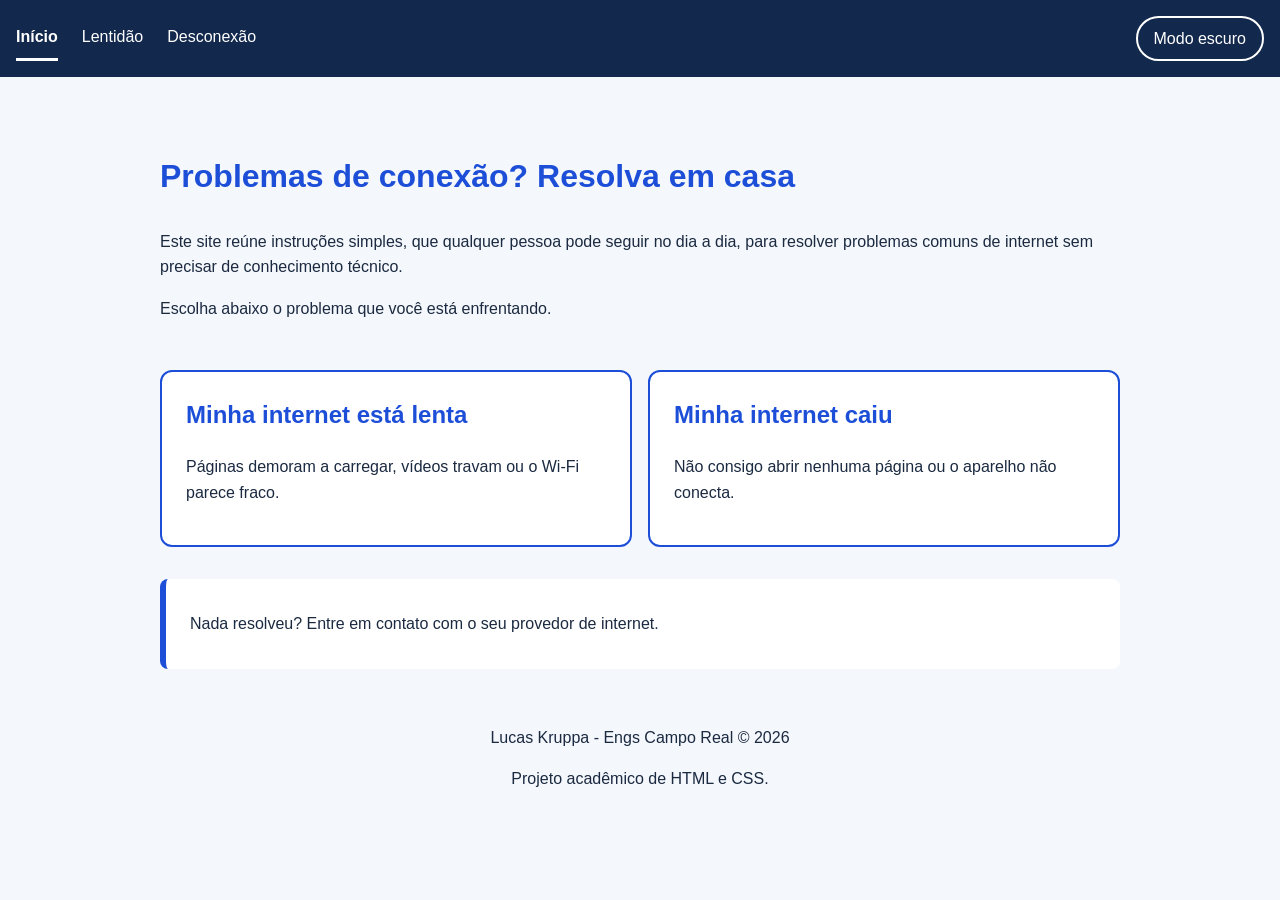
<file: index.html>
<!doctype html>
<html lang="pt-BR">
    <head>
        <meta charset="UTF-8" />
        <meta name="viewport" content="width=device-width, initial-scale=1.0" />
        <title>Conexão em Casa - Início</title>
        <link rel="stylesheet" href="style.css" />
    </head>
    <body>
        <a class="pular-conteudo" href="#conteudo">Pular para o conteúdo</a>
        <header>
            <nav aria-label="Menu principal">
                <a href="index.html" aria-current="page">Início</a>
                <a href="lentidao.html">Lentidão</a>
                <a href="desconexao.html">Desconexão</a>
            </nav>
            <input type="checkbox" id="modo-escuro" class="alternar-tema" />
            <label for="modo-escuro" class="botao-tema">Modo escuro</label>
        </header>

        <main id="conteudo">
            <section class="destaque">
                <h1>Problemas de conexão? Resolva em casa</h1>
                <p>
                    Este site reúne instruções simples, que qualquer pessoa pode seguir no dia a
                    dia, para resolver problemas comuns de internet sem precisar de conhecimento
                    técnico.
                </p>
                <p>Escolha abaixo o problema que você está enfrentando.</p>
            </section>

            <section class="opcoes" aria-label="Escolha o seu problema">
                <a class="card" href="lentidao.html">
                    <h2>Minha internet está lenta</h2>
                    <p>Páginas demoram a carregar, vídeos travam ou o Wi-Fi parece fraco.</p>
                </a>
                <a class="card" href="desconexao.html">
                    <h2>Minha internet caiu</h2>
                    <p>Não consigo abrir nenhuma página ou o aparelho não conecta.</p>
                </a>
            </section>

            <section class="aviso">
                <p>Nada resolveu? Entre em contato com o seu provedor de internet.</p>
            </section>
        </main>

        <footer>
            <p>Lucas Kruppa - Engs Campo Real © 2026</p>
            <p>Projeto acadêmico de HTML e CSS.</p>
        </footer>
    </body>
</html>
</file>
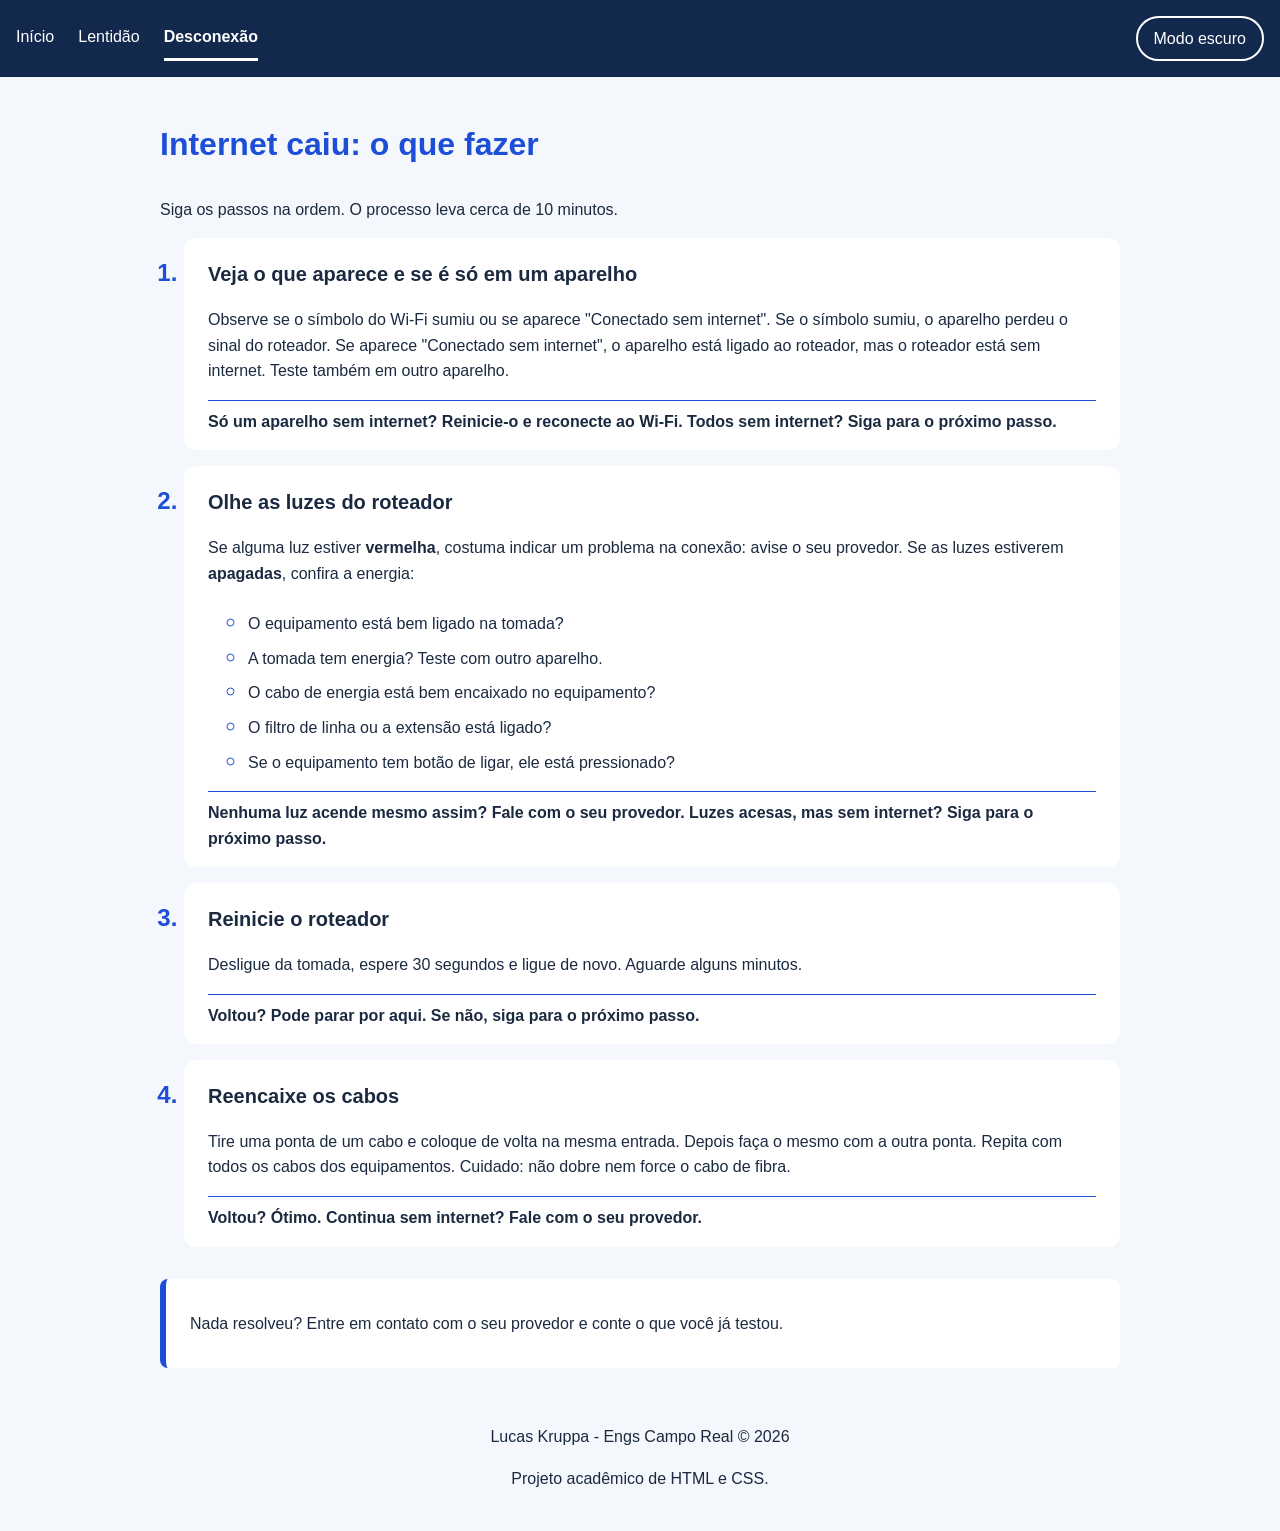
<file: desconexao.html>
<!doctype html>
<html lang="pt-BR">
    <head>
        <meta charset="UTF-8" />
        <meta name="viewport" content="width=device-width, initial-scale=1.0" />
        <title>Conexão em Casa - Internet lenta</title>
        <link rel="stylesheet" href="style.css" />
    </head>
    <body>
        <a class="pular-conteudo" href="#conteudo">Pular para o conteúdo</a>
        <header>
            <nav aria-label="Menu principal">
                <a href="index.html">Início</a>
                <a href="lentidao.html">Lentidão</a>
                <a href="desconexao.html" aria-current="page">Desconexão</a>
            </nav>
            <input type="checkbox" id="modo-escuro" class="alternar-tema" />
            <label for="modo-escuro" class="botao-tema">Modo escuro</label>
        </header>

        <main id="conteudo">
            <section class="titulo-pagina">
                <h1>Internet caiu: o que fazer</h1>
                <p>Siga os passos na ordem. O processo leva cerca de 10 minutos.</p>
            </section>

            <ol class="passos">
                <li class="passo">
                    <h2>Veja o que aparece e se é só em um aparelho</h2>
                    <p>
                        Observe se o símbolo do Wi-Fi sumiu ou se aparece "Conectado sem internet".
                        Se o símbolo sumiu, o aparelho perdeu o sinal do roteador. Se aparece
                        "Conectado sem internet", o aparelho está ligado ao roteador, mas o roteador
                        está sem internet. Teste também em outro aparelho.
                    </p>
                    <p class="saida">
                        Só um aparelho sem internet? Reinicie-o e reconecte ao Wi-Fi. Todos sem
                        internet? Siga para o próximo passo.
                    </p>
                </li>
                <li class="passo">
                    <h2>Olhe as luzes do roteador</h2>
                    <p>
                        Se alguma luz estiver <strong>vermelha</strong>, costuma indicar um problema
                        na conexão: avise o seu provedor. Se as luzes estiverem
                        <strong>apagadas</strong>, confira a energia:
                    </p>
                    <ul>
                        <li>O equipamento está bem ligado na tomada?</li>
                        <li>A tomada tem energia? Teste com outro aparelho.</li>
                        <li>O cabo de energia está bem encaixado no equipamento?</li>
                        <li>O filtro de linha ou a extensão está ligado?</li>
                        <li>Se o equipamento tem botão de ligar, ele está pressionado?</li>
                    </ul>
                    <p class="saida">
                        Nenhuma luz acende mesmo assim? Fale com o seu provedor. Luzes acesas, mas
                        sem internet? Siga para o próximo passo.
                    </p>
                </li>
                <li class="passo">
                    <h2>Reinicie o roteador</h2>
                    <p>
                        Desligue da tomada, espere 30 segundos e ligue de novo. Aguarde alguns
                        minutos.
                    </p>
                    <p class="saida">
                        Voltou? Pode parar por aqui. Se não, siga para o próximo passo.
                    </p>
                </li>
                <li class="passo">
                    <h2>Reencaixe os cabos</h2>
                    <p>
                        Tire uma ponta de um cabo e coloque de volta na mesma entrada. Depois faça o
                        mesmo com a outra ponta. Repita com todos os cabos dos equipamentos.
                        Cuidado: não dobre nem force o cabo de fibra.
                    </p>
                    <p class="saida">
                        Voltou? Ótimo. Continua sem internet? Fale com o seu provedor.
                    </p>
                </li>
            </ol>

            <section class="aviso">
                <p>Nada resolveu? Entre em contato com o seu provedor e conte o que você já testou.</p>
            </section>
        </main>

        <footer>
            <p>Lucas Kruppa - Engs Campo Real © 2026</p>
            <p>Projeto acadêmico de HTML e CSS.</p>
        </footer>
    </body>
</html>
</file>
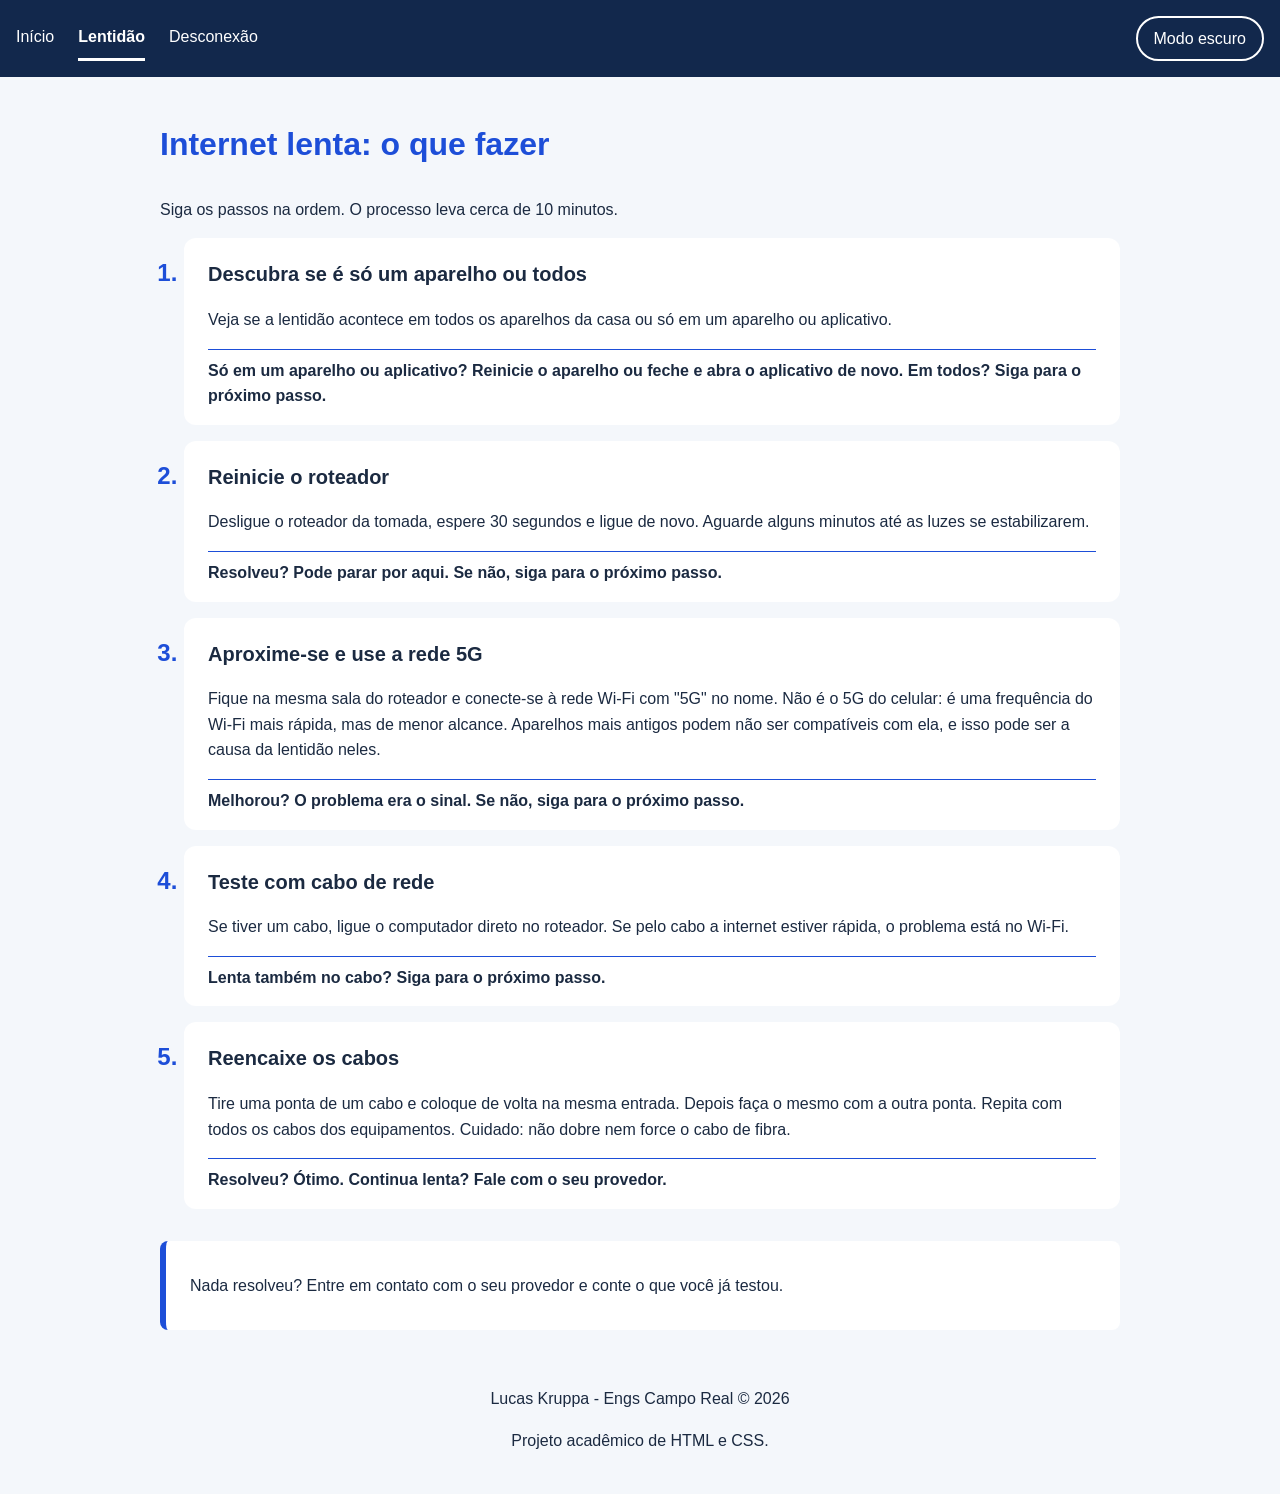
<file: lentidao.html>
<!doctype html>
<html lang="pt-BR">
    <head>
        <meta charset="UTF-8" />
        <meta name="viewport" content="width=device-width, initial-scale=1.0" />
        <title>Conexão em Casa - Internet lenta</title>
        <link rel="stylesheet" href="style.css" />
    </head>
    <body>
        <a class="pular-conteudo" href="#conteudo">Pular para o conteúdo</a>
        <header>
            <nav aria-label="Menu principal">
                <a href="index.html">Início</a>
                <a href="lentidao.html" aria-current="page">Lentidão</a>
                <a href="desconexao.html">Desconexão</a>
            </nav>
            <input type="checkbox" id="modo-escuro" class="alternar-tema" />
            <label for="modo-escuro" class="botao-tema">Modo escuro</label>
        </header>

        <main id="conteudo">
            <section class="titulo-pagina">
                <h1>Internet lenta: o que fazer</h1>
                <p>Siga os passos na ordem. O processo leva cerca de 10 minutos.</p>
            </section>

            <ol class="passos">
                <li class="passo">
                    <h2>Descubra se é só um aparelho ou todos</h2>
                    <p>
                        Veja se a lentidão acontece em todos os aparelhos da casa ou só em um
                        aparelho ou aplicativo.
                    </p>
                    <p class="saida">
                        Só em um aparelho ou aplicativo? Reinicie o aparelho ou feche e abra o
                        aplicativo de novo. Em todos? Siga para o próximo passo.
                    </p>
                </li>
                <li class="passo">
                    <h2>Reinicie o roteador</h2>
                    <p>
                        Desligue o roteador da tomada, espere 30 segundos e ligue de novo. Aguarde
                        alguns minutos até as luzes se estabilizarem.
                    </p>
                    <p class="saida">
                        Resolveu? Pode parar por aqui. Se não, siga para o próximo passo.
                    </p>
                </li>
                <li class="passo">
                    <h2>Aproxime-se e use a rede 5G</h2>
                    <p>
                        Fique na mesma sala do roteador e conecte-se à rede Wi-Fi com "5G" no nome.
                        Não é o 5G do celular: é uma frequência do Wi-Fi mais rápida, mas de menor
                        alcance. Aparelhos mais antigos podem não ser compatíveis com ela, e isso
                        pode ser a causa da lentidão neles.
                    </p>
                    <p class="saida">
                        Melhorou? O problema era o sinal. Se não, siga para o próximo passo.
                    </p>
                </li>
                <li class="passo">
                    <h2>Teste com cabo de rede</h2>
                    <p>
                        Se tiver um cabo, ligue o computador direto no roteador. Se pelo cabo a
                        internet estiver rápida, o problema está no Wi-Fi.
                    </p>
                    <p class="saida">Lenta também no cabo? Siga para o próximo passo.</p>
                </li>
                <li class="passo">
                    <h2>Reencaixe os cabos</h2>
                    <p>
                        Tire uma ponta de um cabo e coloque de volta na mesma entrada. Depois faça o
                        mesmo com a outra ponta. Repita com todos os cabos dos equipamentos.
                        Cuidado: não dobre nem force o cabo de fibra.
                    </p>
                    <p class="saida">Resolveu? Ótimo. Continua lenta? Fale com o seu provedor.</p>
                </li>
            </ol>

            <section class="aviso">
                <p>Nada resolveu? Entre em contato com o seu provedor e conte o que você já testou.</p>
            </section>
        </main>

        <footer>
            <p>Lucas Kruppa - Engs Campo Real © 2026</p>
            <p>Projeto acadêmico de HTML e CSS.</p>
        </footer>
    </body>
</html>
</file>
<file: style.css>
:root {
    --fundo: #f4f7fb;
    --card: #ffffff;
    --texto: #1b2a41;
    --destaque: #1d4ed8;
    --cabecalho: #12284c;
}

body {
    margin: 0;
    font-family: Arial, Helvetica, sans-serif;
    line-height: 1.6;
    background-color: var(--fundo);
    color: var(--texto);
}

header {
    background-color: var(--cabecalho);
    display: flex;
    justify-content: space-between;
    align-items: center;
    flex-wrap: wrap;
}

footer {
    text-align: center;
    padding: 1.5rem 1rem;
}

nav {
    display: flex;
    gap: 1.5rem;
    padding: 1rem;
    flex-wrap: wrap;
}

nav a {
    color: #ffffff;
    padding: 0.5rem 0;
    text-decoration: none;
}

nav a:hover {
    text-decoration: underline;
}

nav a[aria-current="page"] {
    font-weight: bold;
    border-bottom: 3px solid #ffffff;
}

main {
    max-width: 60rem;
    margin: 0 auto;
    padding: 1rem;
}

.alternar-tema {
    position: absolute;
    opacity: 0;
}

.botao-tema {
    margin-right: 1rem;
    padding: 0.5rem 1rem;
    color: #ffffff;
    border: 2px solid #ffffff;
    border-radius: 2rem;
    cursor: pointer;
}

.alternar-tema:focus-visible + .botao-tema {
    outline: 3px solid #ffffff;
    outline-offset: 3px;
}

:root:has(#modo-escuro:checked) {
    --fundo: #0f1b2d;
    --card: #17263d;
    --texto: #e6edf7;
    --destaque: #8ab4ff;
    --cabecalho: #0a1424;
}

.destaque {
    padding: 2rem 0;
}

.titulo-pagina h1, .destaque h1 {
    font-size: 2rem;
    color: var(--destaque);
}

.opcoes {
    display: flex;
    flex-wrap: wrap;
    gap: 1rem;
}

.card {
    flex: 1 1 18rem;
    padding: 1.5rem;
    background-color: var(--card);
    color: var(--texto);
    border: 2px solid var(--destaque);
    border-radius: 0.75rem;
    text-decoration: none;
}

.card h2 {
    margin-top: 0;
    color: var(--destaque);
}

.card:hover {
    box-shadow: 0 4px 12px rgba(0, 0, 0, 0.25);
}

.card:focus-visible {
    outline: 3px solid var(--destaque);
    outline-offset: 3px;
}

.aviso {
    margin-top: 2rem;
    padding: 1rem 1.5rem;
    background-color: var(--card);
    border-left: 6px solid var(--destaque);
    border-radius: 0.5rem;
}

.passos {
    padding-left: 1.5rem;
}

.passos li::marker {
    color: var(--destaque);
    font-weight: bold;
    font-size: 1.5rem;
}

.passo {
    margin-bottom: 1rem;
    padding: 1rem 1.5rem;
    background-color: var(--card);
    border-radius: 0.75rem;
}

.passo h2 {
    margin-top: 0;
    font-size: 1.25rem;
}

.saida {
    margin-bottom: 0;
    padding-top: 0.5rem;
    border-top: 1px solid var(--destaque);
    font-weight: bold;
}


.pular-conteudo {
    position: absolute;
    left: -999px;
    padding: 0.75rem 1rem;
    background-color: var(--destaque);
    color: var(--fundo);
}

.pular-conteudo:focus {
    left: 0;
    right: 0;
}
</file>
